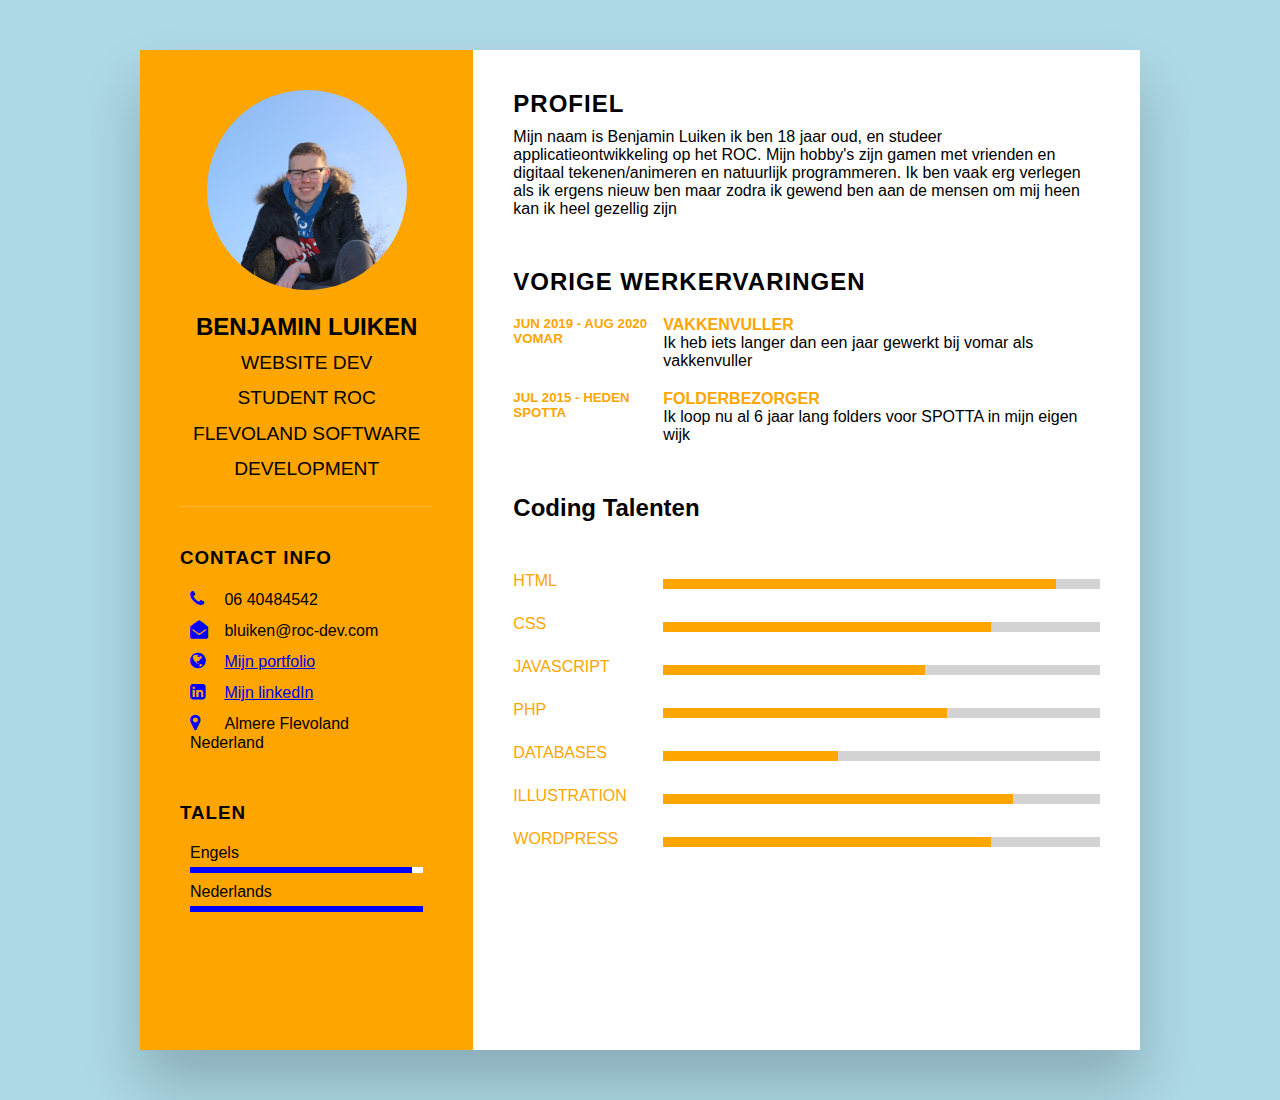
<file: index.html>
<!DOCTYPE html>
<html>
  <head>
    <title>Benjamin luikens cv</title>
    <link rel="stylesheet" href="https://cdnjs.cloudflare.com/ajax/libs/font-awesome/4.7.0/css/font-awesome.css" integrity="sha512-5A8nwdMOWrSz20fDsjczgUidUBR8liPYU+WymTZP1lmY9G6Oc7HlZv156XqnsgNUzTyMefFTcsFH/tnJE/+xBg==" crossorigin="anonymous" referrerpolicy="no-referrer" />
    <link rel="stylesheet" href="style.css">
  </head>
  <body>
    <div class="CV">
      <div class="leftside">
        <div class="profiletext">
          <div class="imagebox">
            <a href="https://benjaminscv.netlify.app/Profielfoto.png" target="_blank">
            <img src="Profielfoto.png">
            </a>
          </div>
          <h2>Benjamin luiken<br><span>Website dev</span><br><span>Student ROC flevoland software development</span></h2>
        </div>

        <div class="contactinfo">
          <h3 class="title">Contact Info</h3>
          <ul>
            <li>
              <span class="icon"><i class="fa fa-phone" aria-hidden="true"></i></span>
              <span class="text">06 40484542</span>
            </li>
            <li>
              <span class="icon"><i class="fa fa-envelope-open" aria-hidden="true"></i></span>
              <span class="text">bluiken@roc-dev.com</span>
            </li>
            <li>
              <span class="icon"><i class="fa fa-globe" aria-hidden="true"></i></span>
              <span class="text"><a href="portfolio.html" target="_blank">Mijn portfolio</a></span>
            </li>
            <li>
              <span class="icon"><i class="fa fa-linkedin-square" aria-hidden="true"></i></span>
              <span class="text"><a href="https://www.linkedin.com/in/benjaminluiken/" target="_blank">Mijn linkedIn</a></span>
            </li>
            <li>
              <span class="icon"><i class="fa fa-map-marker" aria-hidden="true"></i></span>
              <span class="text">Almere Flevoland Nederland</span>
            </li>
          </ul>
        </div>

        <div class="contactinfo talen">
          <h3 class="title">Talen</h3>
          <ul>
            <li>
              <span class="text">Engels</span>
              <span class="percent">
              <div style="width: 95%;"></div>
            </span>
            </li>
            <li>
              <span class="text">Nederlands</span>
              <span class="percent">
              <div style="width: 100%;"></div>
            </span>
            </li>
          </ul>
        </div>
      </div>

      <div class="rightside">
        <div class="about">
          <h2 class="title2">Profiel</h2>
          <p>Mijn naam is Benjamin Luiken ik ben 18 jaar oud, en studeer applicatieontwikkeling op het ROC. Mijn hobby's zijn gamen met vrienden en digitaal tekenen/animeren en natuurlijk programmeren. Ik ben vaak erg verlegen als ik ergens nieuw ben maar zodra ik gewend ben aan de mensen om mij heen kan ik heel gezellig zijn</p>
        </div>

        <div class="about">
          <h2 class="title2">Vorige werkervaringen</h2>
          <div class="box">
            <div class="year_work">
              <h5>JUN 2019 - AUG 2020</h5>
              <h5>Vomar</h5>
            </div>
            <div class="text">
              <h4>Vakkenvuller</h4>
              <p>Ik heb iets langer dan een jaar gewerkt bij vomar als vakkenvuller</p>
            </div>
          </div>

          <div class="box">
            <div class="year_work">
              <h5> JUL 2015 - heden</h5>
              <h5>SPOTTA</h5>
            </div>
            <div class="text">
              <h4>Folderbezorger</h4>
              <p>Ik loop nu al 6 jaar lang folders voor SPOTTA in mijn eigen wijk</p>
            </div>
          </div>
        </div>

        <div class="about talenten">
          <h2 class="about talenten">Coding Talenten</h2>
          <div class="box">
            <h4>html</h4>
            <div class="percent">
            <div style="width: 90%;"></div>
            </div>
          </div>
          <div class="box">
            <h4>CSS</h4>
            <div class="percent">
            <div style="width: 75%;"></div>
            </div>
          </div>
          <div class="box">
            <h4>Javascript</h4>
            <div class="percent">
            <div style="width: 60%;"></div>
            </div>
          </div>
          <div class="box">
            <h4>PHP</h4>
            <div class="percent">
            <div style="width: 65%;"></div>
            </div>
          </div>
          <div class="box">
            <h4>Databases</h4>
            <div class="percent">
            <div style="width: 40%;"></div>
            </div>
          </div>
          <div class="box">
            <h4>Illustration</h4>
            <div class="percent">
            <div style="width: 80%;"></div>
            </div>
          </div>
          <div class="box">
            <h4>Wordpress</h4>
            <div class="percent">
            <div style="width: 75%;"></div>
            </div>
        </div>

      </div>
    </div>
  </body>
</html>
</file>
<file: style.css>
@import url('https://fonts.googleapis.com/css?family=poppins:200,300,400,500,600,700,800,900&display=swap');
* {
  margin: 0;
  padding: 0;
  box-sizing: border-box;
  font-family: Arial, Helvetica, sans-serif;
}

body {
  background: lightblue;
  display: flex;
  justify-content: center;
  align-items: center;
  min-height: 100vh;
}

.CV {
  position: relative;
  width: 100%;
  max-width: 1000px;
  min-height: 1000px;
  background: #fff;
  margin: 50px;
  display: grid;
  grid-template-columns: 1fr 2fr;
  box-shadow: 0 35px 55px rgba(0,0,0,0.2);
}

.CV .leftside {
  position: relative;
  background: Orange;
  padding: 40px;
}

.profiletext {
  position: relative;
  display: flex;
  flex-direction: column;
  align-items: center;
  padding-bottom: 20px;
  border-bottom: 1px solid rgba(255,255,255,0.2);
}

.profiletext .imagebox {
  position: relative;
  width: 200px;
  height: 200px;
  border-radius: 50%;
  overflow: hidden;
}

.profiletext .imagebox img {
  position: absolute;
  top: 0;
  left: 0;
  width: 100%;
  height: 100%;
  object-fit: cover;
}

.profiletext h2 {
  font-size: 1.5em;
  margin-top: 20px;
  text-transform: uppercase;
  text-align: center;
  font-weight: 600;
  line-height: 1.4em;
}

.profiletext h2 span {
  font-size: 0.8em;
  font-weight: 300
}

.contactinfo {
  padding-top: 40px;
}

.title {
  text-transform: uppercase;
  font-weight: 600;
  letter-spacing: 1px;
  margin-bottom: 20px;
}

.contactinfo ul {
  position: relative;
}

.contactinfo ul li {
  position: relative;
  list-style: none;
  margin: 10px;
  cursor: pointer;
}

.contactinfo ul li .icon {
  display: inline-block;
  width: 30px;
  font-size: 18px;
  color: blue;
}

.contactinfo ul li span {
  font-weight: 300;
}

.contactinfo.talen .percent {
  position: relative;
  width: 100%;
  height: 6px;
  background: white;
  display: block;
  margin-top: 5px;
}

.contactinfo.talen .percent div {
  position: absolute;
  top: 0;
  left: 0;
  height: 100%;
  background: blue;
}

.CV .rightside {
  position: relative;
  background: #FFF;
  padding: 40px;
}

.about {
  margin-bottom: 50px;
}
.about:last-child {
  margin-bottom: 0;
}

.title2 {
  text-transform: uppercase;
  letter-spacing: 1px;
  margin-bottom: 10px;
}

.about .box {
  display: flex;
  flex-direction: row;
  margin: 20px 0;
}

.about .box .year_work {
  min-width: 150px;
}

.about .box .year_work h5 {
  text-transform: uppercase;
  font-weight: 600;
  color: Orange;
}

.about .box .text h4 {
  text-transform: uppercase;
  color: Orange;
  font-size: 16px;
}

.talenten .box {
  position: relative;
  width: 100%;
  display: grid;
  grid-template-columns: 150px 1fr;
  justify-content: center;
  align-items: center;
}

.talenten .box h4 {
  text-transform: uppercase;
  color: Orange;
  font-weight: 500;
  margin-bottom: 5px;
}

.talenten .box .percent {
  position: relative;
  width: 100%;
  height: 10px;
  background: lightgray;
}

.talenten .box .percent div {
  position: absolute;
  top: 0;
  left: 0;
  height: 100%;
  background: Orange;
}
</file>
